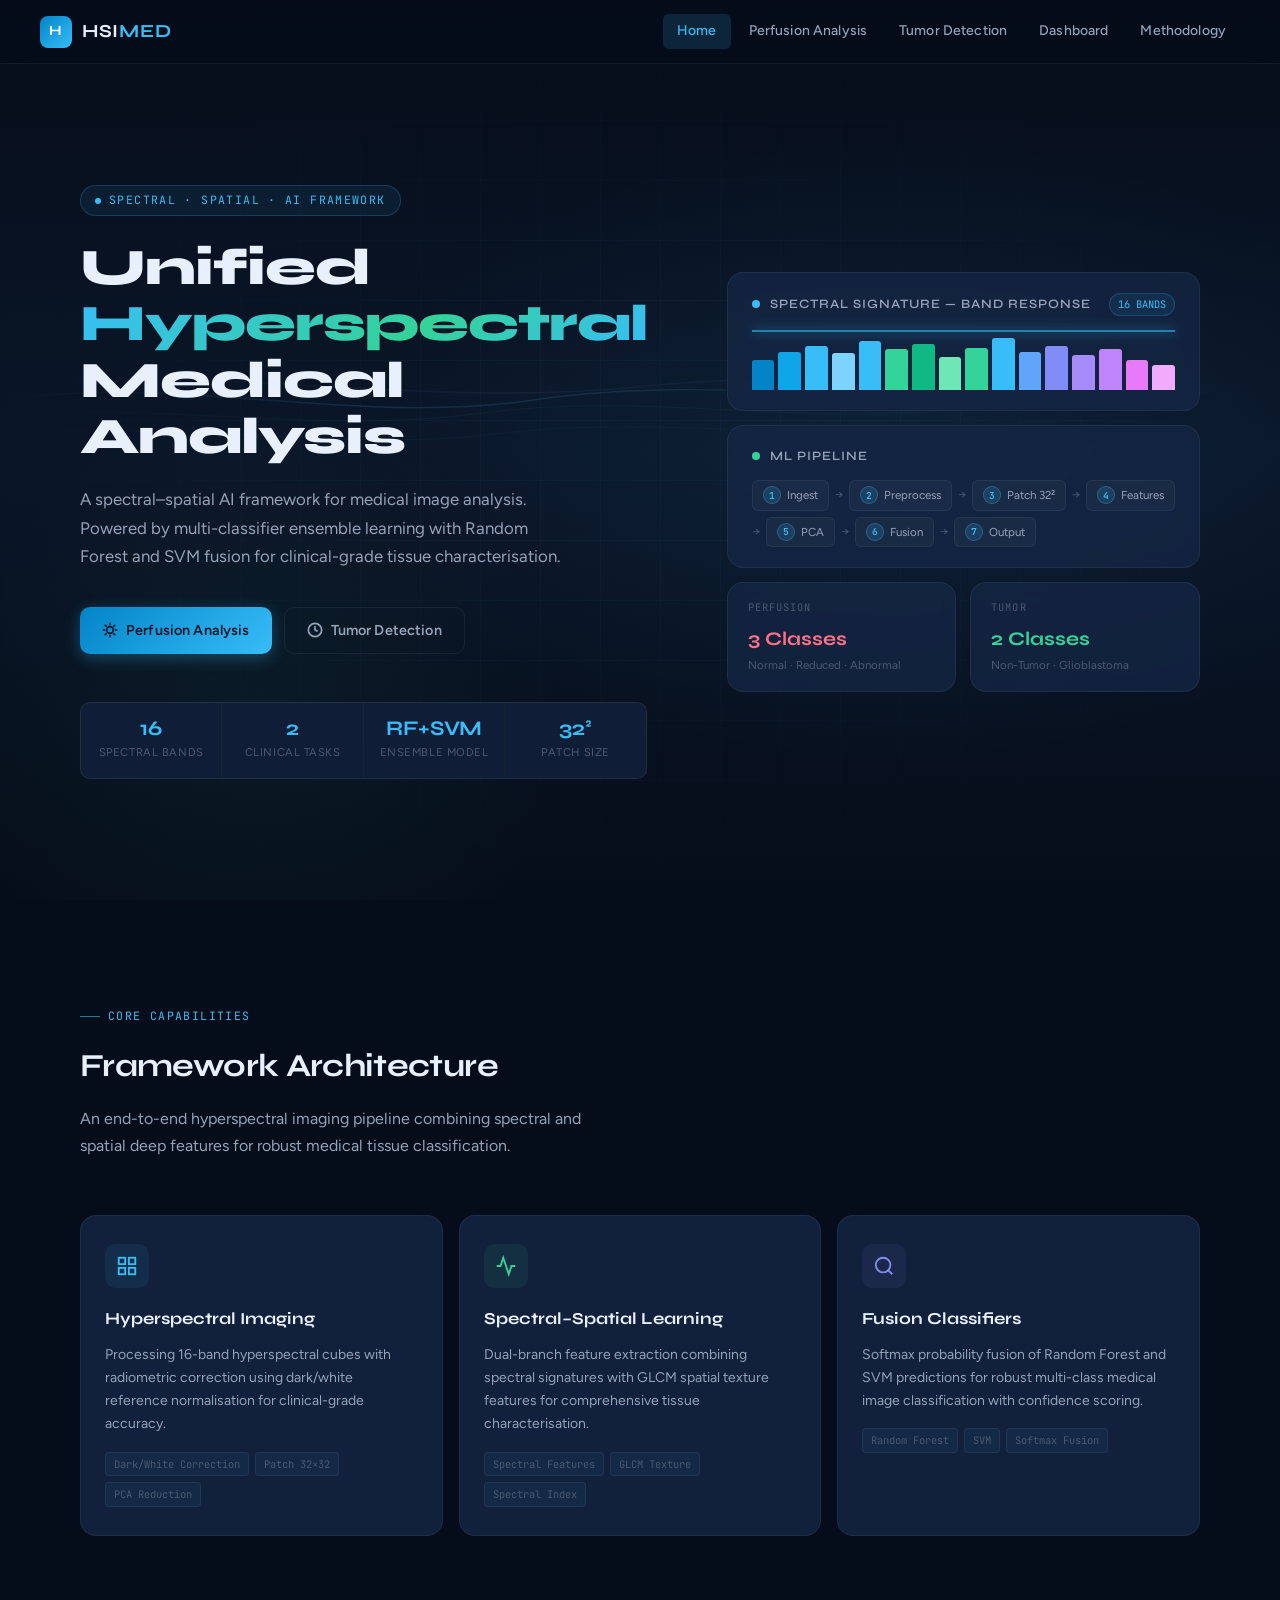
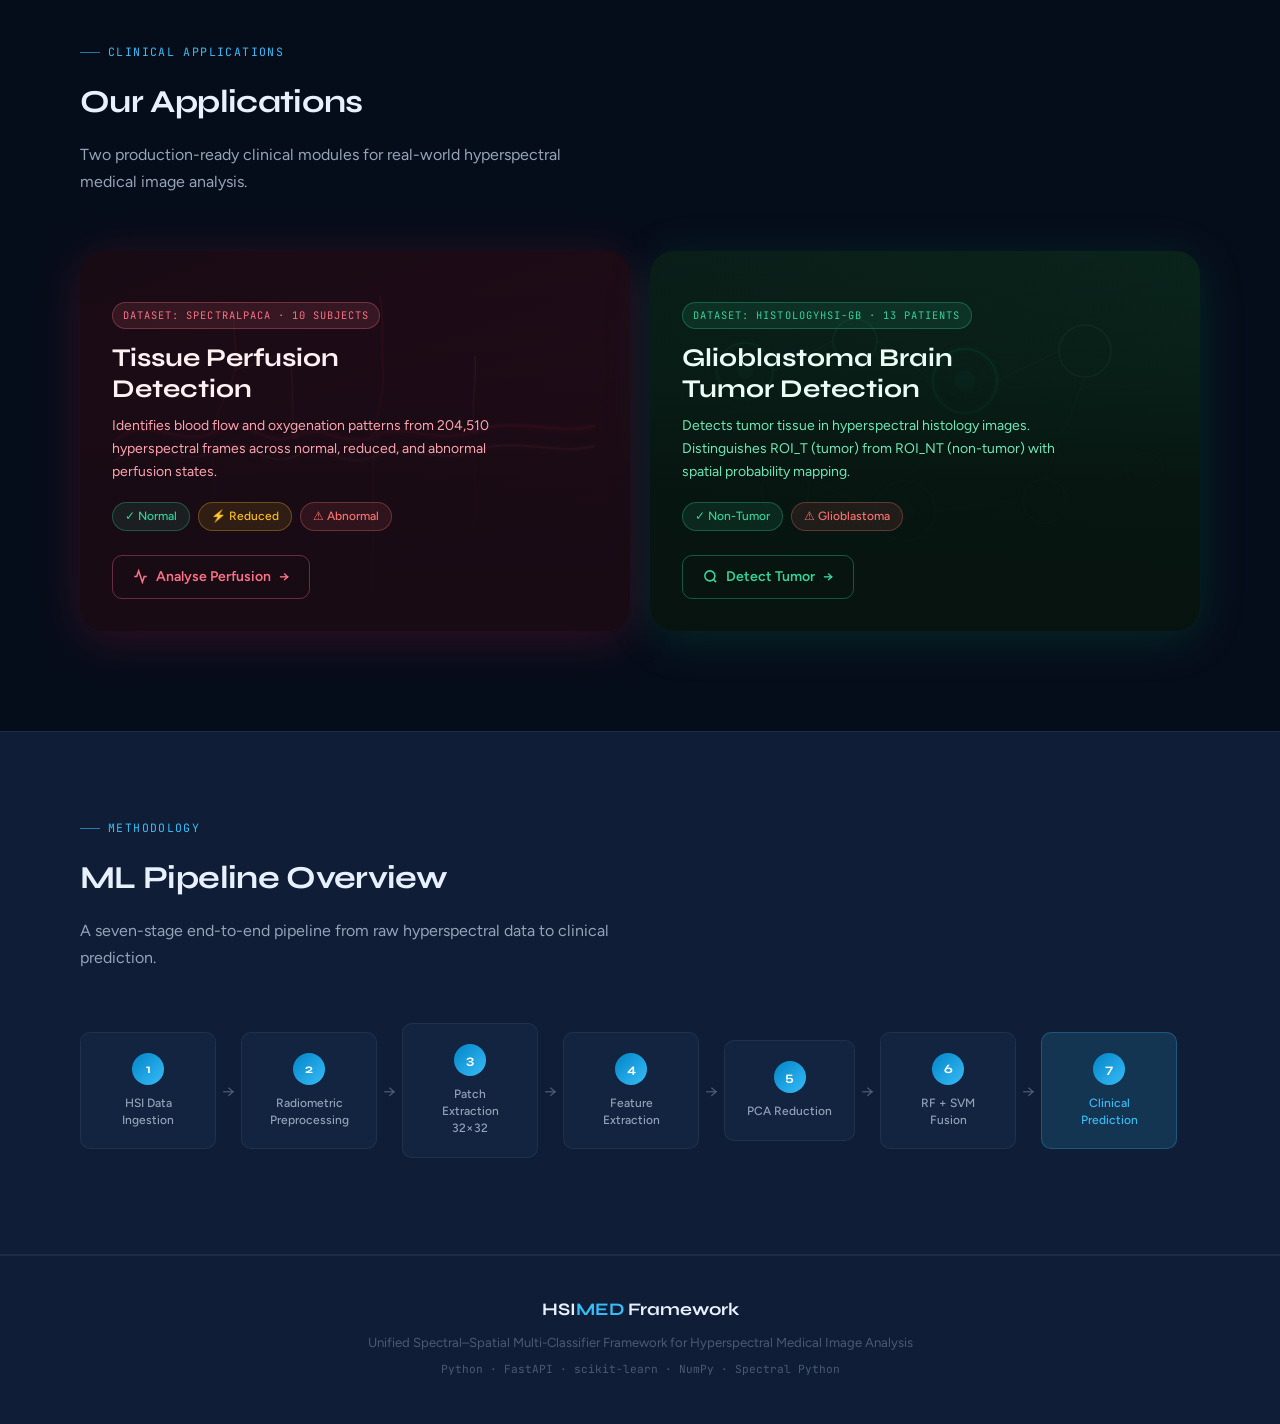
<file: frontend/index.html>
<!DOCTYPE html>
<html lang="en">
<head>
<meta charset="UTF-8">
<meta name="viewport" content="width=device-width, initial-scale=1.0">
<title>Unified HSI Medical Analysis Platform</title>
<link rel="preconnect" href="https://fonts.googleapis.com">
<link href="https://fonts.googleapis.com/css2?family=Syne:wght@400;500;600;700;800&family=Figtree:ital,wght@0,300;0,400;0,500;0,600;0,700;1,400&family=JetBrains+Mono:wght@400;500&display=swap" rel="stylesheet">
<link rel="stylesheet" href="css/styles.css">
<style>
  /* Page-specific hero spectral vis */
  .spectral-bar { background: var(--grad-color); }

  .vis-pipeline-card { animation: fade-in-up 0.6s ease 0.3s backwards; }
  .vis-spectral-card { animation: fade-in-up 0.6s ease 0.1s backwards; }
  .vis-stat-card    { animation: fade-in-up 0.6s ease 0.5s backwards; }

  .hero-title { animation: fade-in-up 0.7s ease 0s backwards; }
  .hero-eyebrow { animation: fade-in-up 0.5s ease 0s backwards; }
  .hero-subtitle { animation: fade-in-up 0.6s ease 0.15s backwards; }
  .hero-cta-row { animation: fade-in-up 0.6s ease 0.25s backwards; }
  .hero-stats { animation: fade-in-up 0.6s ease 0.35s backwards; }

  /* Spectral gradient bars */
  .sb-1  { height:55%; background: #0284C7; }
  .sb-2  { height:70%; background: #0EA5E9; }
  .sb-3  { height:82%; background: #38BDF8; }
  .sb-4  { height:68%; background: #7DD3FC; }
  .sb-5  { height:90%; background: #38BDF8; }
  .sb-6  { height:75%; background: #34D399; }
  .sb-7  { height:85%; background: #10B981; }
  .sb-8  { height:60%; background: #6EE7B7; }
  .sb-9  { height:78%; background: #34D399; }
  .sb-10 { height:95%; background: #38BDF8; }
  .sb-11 { height:70%; background: #60A5FA; }
  .sb-12 { height:82%; background: #818CF8; }
  .sb-13 { height:64%; background: #A78BFA; }
  .sb-14 { height:75%; background: #C084FC; }
  .sb-15 { height:55%; background: #E879F9; }
  .sb-16 { height:45%; background: #F0ABFC; }

  /* Animated spectral scan line */
  .spectral-scan {
    position: absolute;
    left: 0; right: 0;
    height: 2px;
    background: rgba(56,189,248,0.6);
    box-shadow: 0 0 12px rgba(56,189,248,0.8);
    animation: scan-move 3s ease-in-out infinite;
    pointer-events: none;
  }

  @keyframes scan-move {
    0% { top: 0; opacity: 1; }
    45% { top: calc(100% - 2px); opacity: 1; }
    50% { top: calc(100% - 2px); opacity: 0; }
    51% { top: 0; opacity: 0; }
    55% { opacity: 1; }
    100% { top: calc(100% - 2px); opacity: 1; }
  }

  .hero-vis-wrap {
    position: relative;
  }
</style>
</head>
<body class="home-page">

<!-- NAVBAR -->
<nav class="navbar">
  <a href="index.html" class="nav-brand">
    <div class="nav-logo-icon">H</div>
    <span>HSI<span class="accent">MED</span></span>
  </a>
  <ul class="nav-links">
    <li><a href="index.html" class="active">Home</a></li>
    <li><a href="perfusion.html">Perfusion Analysis</a></li>
    <li><a href="tumor.html">Tumor Detection</a></li>
    <li><a href="dashboard.html">Dashboard</a></li>
    <li><a href="#pipeline">Methodology</a></li>
  </ul>
</nav>

<!-- HERO -->
<section class="hero">
  <div class="hero-bg">
    <div class="hero-bg-gradient"></div>
    <div class="hero-grid"></div>
    <!-- Spectral lines background -->
    <svg class="hero-spectral-lines" viewBox="0 0 1440 900" preserveAspectRatio="xMidYMid slice" aria-hidden="true">
      <defs>
        <linearGradient id="waveGrad1" x1="0" y1="0" x2="1" y2="0">
          <stop offset="0%" stop-color="#38BDF8" stop-opacity="0"/>
          <stop offset="30%" stop-color="#38BDF8" stop-opacity="0.15"/>
          <stop offset="70%" stop-color="#34D399" stop-opacity="0.1"/>
          <stop offset="100%" stop-color="#34D399" stop-opacity="0"/>
        </linearGradient>
        <linearGradient id="waveGrad2" x1="0" y1="0" x2="1" y2="0">
          <stop offset="0%" stop-color="#818CF8" stop-opacity="0"/>
          <stop offset="40%" stop-color="#818CF8" stop-opacity="0.08"/>
          <stop offset="100%" stop-color="#818CF8" stop-opacity="0"/>
        </linearGradient>
      </defs>
      <path d="M0,450 C200,420 400,480 600,450 C800,420 1000,460 1200,440 C1300,430 1380,450 1440,445" stroke="url(#waveGrad1)" stroke-width="1.5" fill="none"/>
      <path d="M0,470 C180,450 360,490 540,465 C720,440 900,480 1080,460 C1260,440 1380,465 1440,460" stroke="url(#waveGrad1)" stroke-width="1" fill="none" opacity="0.5"/>
      <path d="M0,430 C240,410 480,460 720,435 C960,410 1200,445 1440,430" stroke="url(#waveGrad2)" stroke-width="1.5" fill="none"/>
      <path d="M0,490 C200,470 380,510 560,488 C740,466 920,500 1100,480 C1280,460 1380,490 1440,485" stroke="url(#waveGrad1)" stroke-width="0.8" fill="none" opacity="0.4"/>
    </svg>
  </div>

  <div class="hero-content">
    <!-- Left -->
    <div class="hero-left">
      <div class="hero-eyebrow">
        <span class="hero-eyebrow-dot"></span>
        Spectral · Spatial · AI Framework
      </div>
      <h1 class="hero-title">
        Unified<br>
        <span class="gradient-text">Hyperspectral</span><br>
        Medical Analysis
      </h1>
      <p class="hero-subtitle">
        A spectral–spatial AI framework for medical image analysis. 
        Powered by multi-classifier ensemble learning with Random Forest 
        and SVM fusion for clinical-grade tissue characterisation.
      </p>
      <div class="hero-cta-row">
        <a href="perfusion.html" class="btn btn-primary">
          <svg width="16" height="16" viewBox="0 0 24 24" fill="none" stroke="currentColor" stroke-width="2.5"><circle cx="12" cy="12" r="5"/><path d="M12 1v4M12 19v4M4.22 4.22l2.83 2.83M16.95 16.95l2.83 2.83M1 12h4M19 12h4M4.22 19.78l2.83-2.83M16.95 7.05l2.83-2.83"/></svg>
          Perfusion Analysis
        </a>
        <a href="tumor.html" class="btn btn-outline">
          <svg width="16" height="16" viewBox="0 0 24 24" fill="none" stroke="currentColor" stroke-width="2.5"><path d="M12 2C6.48 2 2 6.48 2 12s4.48 10 10 10 10-4.48 10-10S17.52 2 12 2z"/><path d="M12 6v6l4 2"/></svg>
          Tumor Detection
        </a>
      </div>
      <div class="hero-stats">
        <div class="hero-stat">
          <span class="hero-stat-val">16</span>
          <span class="hero-stat-lbl">Spectral Bands</span>
        </div>
        <div class="hero-stat">
          <span class="hero-stat-val">2</span>
          <span class="hero-stat-lbl">Clinical Tasks</span>
        </div>
        <div class="hero-stat">
          <span class="hero-stat-val">RF+SVM</span>
          <span class="hero-stat-lbl">Ensemble Model</span>
        </div>
        <div class="hero-stat">
          <span class="hero-stat-val">32²</span>
          <span class="hero-stat-lbl">Patch Size</span>
        </div>
      </div>
    </div>

    <!-- Right — Visual cards -->
    <div class="hero-right">
      <div class="hero-vis-card vis-spectral-card">
        <div class="vis-card-header">
          <div class="vis-card-dot" style="background:var(--cyan)"></div>
          <span class="vis-card-title">Spectral Signature — Band Response</span>
          <span class="vis-card-badge">16 BANDS</span>
        </div>
        <div class="hero-vis-wrap">
          <div class="spectral-scan"></div>
          <div class="spectral-bars" style="padding-top:6px">
            <div class="spectral-bar sb-1"></div>
            <div class="spectral-bar sb-2"></div>
            <div class="spectral-bar sb-3"></div>
            <div class="spectral-bar sb-4"></div>
            <div class="spectral-bar sb-5"></div>
            <div class="spectral-bar sb-6"></div>
            <div class="spectral-bar sb-7"></div>
            <div class="spectral-bar sb-8"></div>
            <div class="spectral-bar sb-9"></div>
            <div class="spectral-bar sb-10"></div>
            <div class="spectral-bar sb-11"></div>
            <div class="spectral-bar sb-12"></div>
            <div class="spectral-bar sb-13"></div>
            <div class="spectral-bar sb-14"></div>
            <div class="spectral-bar sb-15"></div>
            <div class="spectral-bar sb-16"></div>
          </div>
        </div>
      </div>

      <div class="hero-vis-card vis-pipeline-card">
        <div class="vis-card-header">
          <div class="vis-card-dot" style="background:var(--green)"></div>
          <span class="vis-card-title">ML Pipeline</span>
        </div>
        <div class="pipeline-steps">
          <div class="p-step"><div class="p-step-num">1</div> Ingest</div>
          <div class="p-arrow">→</div>
          <div class="p-step"><div class="p-step-num">2</div> Preprocess</div>
          <div class="p-arrow">→</div>
          <div class="p-step"><div class="p-step-num">3</div> Patch 32²</div>
          <div class="p-arrow">→</div>
          <div class="p-step"><div class="p-step-num">4</div> Features</div>
          <div class="p-arrow">→</div>
          <div class="p-step"><div class="p-step-num">5</div> PCA</div>
          <div class="p-arrow">→</div>
          <div class="p-step"><div class="p-step-num">6</div> Fusion</div>
          <div class="p-arrow">→</div>
          <div class="p-step"><div class="p-step-num">7</div> Output</div>
        </div>
      </div>

      <div style="display:grid; grid-template-columns:1fr 1fr; gap:14px">
        <div class="hero-vis-card" style="padding:16px 20px">
          <div style="font-family:var(--font-mono);font-size:0.65rem;color:var(--text-muted);text-transform:uppercase;letter-spacing:0.1em;margin-bottom:8px">Perfusion</div>
          <div style="font-family:var(--font-head);font-size:1.2rem;font-weight:700;color:#FB7185;margin-bottom:2px">3 Classes</div>
          <div style="font-size:0.72rem;color:var(--text-muted)">Normal · Reduced · Abnormal</div>
        </div>
        <div class="hero-vis-card" style="padding:16px 20px">
          <div style="font-family:var(--font-mono);font-size:0.65rem;color:var(--text-muted);text-transform:uppercase;letter-spacing:0.1em;margin-bottom:8px">Tumor</div>
          <div style="font-family:var(--font-head);font-size:1.2rem;font-weight:700;color:#34D399;margin-bottom:2px">2 Classes</div>
          <div style="font-size:0.72rem;color:var(--text-muted)">Non-Tumor · Glioblastoma</div>
        </div>
      </div>
    </div>
  </div>
</section>

<!-- FEATURES -->
<section class="section" id="features">
  <div class="section-eyebrow">Core Capabilities</div>
  <h2 class="section-title">Framework Architecture</h2>
  <p class="section-subtitle">
    An end-to-end hyperspectral imaging pipeline combining spectral and spatial deep features 
    for robust medical tissue classification.
  </p>

  <div class="features-grid">
    <div class="feature-card">
      <div class="feature-icon-box" style="background:rgba(56,189,248,0.08)">
        <svg width="22" height="22" viewBox="0 0 24 24" fill="none" stroke="#38BDF8" stroke-width="2"><rect x="3" y="3" width="7" height="7"/><rect x="14" y="3" width="7" height="7"/><rect x="3" y="14" width="7" height="7"/><rect x="14" y="14" width="7" height="7"/></svg>
      </div>
      <h3>Hyperspectral Imaging</h3>
      <p>Processing 16-band hyperspectral cubes with radiometric correction using dark/white reference normalisation for clinical-grade accuracy.</p>
      <div class="feature-tags">
        <span class="feature-tag">Dark/White Correction</span>
        <span class="feature-tag">Patch 32×32</span>
        <span class="feature-tag">PCA Reduction</span>
      </div>
    </div>

    <div class="feature-card">
      <div class="feature-icon-box" style="background:rgba(52,211,153,0.08)">
        <svg width="22" height="22" viewBox="0 0 24 24" fill="none" stroke="#34D399" stroke-width="2"><polyline points="22 12 18 12 15 21 9 3 6 12 2 12"/></svg>
      </div>
      <h3>Spectral–Spatial Learning</h3>
      <p>Dual-branch feature extraction combining spectral signatures with GLCM spatial texture features for comprehensive tissue characterisation.</p>
      <div class="feature-tags">
        <span class="feature-tag">Spectral Features</span>
        <span class="feature-tag">GLCM Texture</span>
        <span class="feature-tag">Spectral Index</span>
      </div>
    </div>

    <div class="feature-card">
      <div class="feature-icon-box" style="background:rgba(129,140,248,0.08)">
        <svg width="22" height="22" viewBox="0 0 24 24" fill="none" stroke="#818CF8" stroke-width="2"><circle cx="11" cy="11" r="8"/><path d="m21 21-4.35-4.35"/></svg>
      </div>
      <h3>Fusion Classifiers</h3>
      <p>Softmax probability fusion of Random Forest and SVM predictions for robust multi-class medical image classification with confidence scoring.</p>
      <div class="feature-tags">
        <span class="feature-tag">Random Forest</span>
        <span class="feature-tag">SVM</span>
        <span class="feature-tag">Softmax Fusion</span>
      </div>
    </div>
  </div>
</section>

<!-- APPLICATIONS -->
<section class="section" id="applications" style="padding-top:0">
  <div class="section-eyebrow">Clinical Applications</div>
  <h2 class="section-title">Our Applications</h2>
  <p class="section-subtitle">
    Two production-ready clinical modules for real-world hyperspectral medical image analysis.
  </p>

  <div class="apps-grid">
    <!-- Perfusion Card -->
    <div class="app-card perfusion-app-card">
      <div class="app-card-bg">
        <!-- Blood vessel / circulation SVG background -->
        <svg width="100%" height="100%" viewBox="0 0 600 380" preserveAspectRatio="xMidYMid slice" aria-hidden="true" style="opacity:0.18">
          <defs>
            <filter id="glow-perf">
              <feGaussianBlur stdDeviation="3" result="coloredBlur"/>
              <feMerge><feMergeNode in="coloredBlur"/><feMergeNode in="SourceGraphic"/></feMerge>
            </filter>
          </defs>
          <!-- Main vessels -->
          <path d="M60,190 C90,160 130,200 160,180 C190,160 210,200 240,185 C270,170 290,200 320,185 C350,170 380,195 420,180 C460,165 500,185 540,175" stroke="#E11D48" stroke-width="3" fill="none" filter="url(#glow-perf)"/>
          <path d="M60,210 C90,180 130,220 160,200 C190,180 210,220 240,205 C270,190 290,220 320,205 C350,190 380,215 420,200 C460,185 500,205 540,195" stroke="#FB7185" stroke-width="2" fill="none" filter="url(#glow-perf)"/>
          <!-- Branch vessels -->
          <path d="M160,180 C160,160 175,140 180,120 C185,100 175,80 180,60" stroke="#E11D48" stroke-width="1.5" fill="none" opacity="0.7"/>
          <path d="M240,185 C235,160 240,135 235,110" stroke="#FB7185" stroke-width="1.5" fill="none" opacity="0.6"/>
          <path d="M320,185 C320,165 330,145 328,120 C326,95 330,70 325,45" stroke="#E11D48" stroke-width="1.5" fill="none" opacity="0.7"/>
          <path d="M420,180 C415,155 422,130 420,105" stroke="#FB7185" stroke-width="1.5" fill="none" opacity="0.6"/>
          <!-- Lower branches -->
          <path d="M160,200 C155,225 160,250 158,275" stroke="#E11D48" stroke-width="1.5" fill="none" opacity="0.6"/>
          <path d="M320,205 C315,230 320,255 318,280 C316,305 320,325 315,350" stroke="#FB7185" stroke-width="1.5" fill="none" opacity="0.7"/>
          <path d="M420,200 C418,225 422,250 420,275" stroke="#E11D48" stroke-width="1.5" fill="none" opacity="0.6"/>
          <!-- Small capillaries -->
          <path d="M180,120 C185,115 195,118 200,112 C205,106 215,110 220,104" stroke="#FDA4AF" stroke-width="1" fill="none" opacity="0.5"/>
          <path d="M235,110 C240,105 248,108 252,103" stroke="#FDA4AF" stroke-width="1" fill="none" opacity="0.4"/>
          <!-- Blood flow circles -->
          <circle cx="160" cy="180" r="4" fill="#E11D48" opacity="0.6"/>
          <circle cx="240" cy="185" r="3" fill="#FB7185" opacity="0.5"/>
          <circle cx="320" cy="185" r="5" fill="#E11D48" opacity="0.6"/>
          <circle cx="420" cy="180" r="3.5" fill="#FB7185" opacity="0.5"/>
        </svg>
      </div>
      <div class="app-card-overlay" style="background: linear-gradient(to top, rgba(24,11,20,0.98) 0%, rgba(24,11,20,0.85) 40%, rgba(24,11,20,0.3) 70%, transparent 100%)"></div>
      <div class="app-card-content">
        <div class="app-card-badge">Dataset: SpectralPACA · 10 Subjects</div>
        <h3>Tissue Perfusion<br>Detection</h3>
        <p>Identifies blood flow and oxygenation patterns from 204,510 hyperspectral frames across normal, reduced, and abnormal perfusion states.</p>
        <div class="app-card-classes">
          <span class="cls-chip" style="background:rgba(52,211,153,0.1);border-color:rgba(52,211,153,0.3);color:#34D399">✓ Normal</span>
          <span class="cls-chip" style="background:rgba(251,191,36,0.1);border-color:rgba(251,191,36,0.3);color:#FBBF24">⚡ Reduced</span>
          <span class="cls-chip" style="background:rgba(248,113,113,0.1);border-color:rgba(248,113,113,0.3);color:#F87171">⚠ Abnormal</span>
        </div>
        <a href="perfusion.html" class="btn-app" style="color:#FB7185;border-color:rgba(251,113,133,0.35);">
          <svg width="15" height="15" viewBox="0 0 24 24" fill="none" stroke="currentColor" stroke-width="2.5"><polyline points="22 12 18 12 15 21 9 3 6 12 2 12"/></svg>
          Analyse Perfusion <span class="btn-icon-arrow"></span>
        </a>
      </div>
    </div>

    <!-- Tumor Card -->
    <div class="app-card tumor-app-card">
      <div class="app-card-bg">
        <!-- Neural/cellular tissue SVG background -->
        <svg width="100%" height="100%" viewBox="0 0 600 380" preserveAspectRatio="xMidYMid slice" aria-hidden="true" style="opacity:0.18">
          <defs>
            <filter id="glow-tumor">
              <feGaussianBlur stdDeviation="3" result="coloredBlur"/>
              <feMerge><feMergeNode in="coloredBlur"/><feMergeNode in="SourceGraphic"/></feMerge>
            </filter>
          </defs>
          <!-- Cell network -->
          <circle cx="120" cy="120" r="28" stroke="#10B981" stroke-width="1.5" fill="none" opacity="0.6" filter="url(#glow-tumor)"/>
          <circle cx="230" cy="90" r="22" stroke="#34D399" stroke-width="1.5" fill="none" opacity="0.5"/>
          <circle cx="340" cy="130" r="32" stroke="#10B981" stroke-width="2" fill="none" opacity="0.7" filter="url(#glow-tumor)"/>
          <circle cx="460" cy="100" r="26" stroke="#34D399" stroke-width="1.5" fill="none" opacity="0.5"/>
          <circle cx="160" cy="240" r="24" stroke="#34D399" stroke-width="1.5" fill="none" opacity="0.5"/>
          <circle cx="280" cy="260" r="30" stroke="#10B981" stroke-width="2" fill="none" opacity="0.6"/>
          <circle cx="420" cy="250" r="22" stroke="#34D399" stroke-width="1.5" fill="none" opacity="0.5"/>
          <circle cx="520" cy="220" r="18" stroke="#059669" stroke-width="1.5" fill="none" opacity="0.4"/>
          <!-- Cell connections / axons -->
          <line x1="148" y1="120" x2="208" y2="90" stroke="#34D399" stroke-width="1" opacity="0.4"/>
          <line x1="252" y1="90" x2="308" y2="130" stroke="#10B981" stroke-width="1" opacity="0.4"/>
          <line x1="372" y1="130" x2="434" y2="100" stroke="#34D399" stroke-width="1" opacity="0.4"/>
          <line x1="340" y1="162" x2="280" y2="230" stroke="#10B981" stroke-width="1" opacity="0.4"/>
          <line x1="160" y1="216" x2="252" y2="260" stroke="#34D399" stroke-width="1" opacity="0.4"/>
          <line x1="310" y1="260" x2="398" y2="250" stroke="#10B981" stroke-width="1" opacity="0.4"/>
          <line x1="460" y1="126" x2="420" y2="228" stroke="#34D399" stroke-width="1" opacity="0.4"/>
          <line x1="442" y1="250" x2="502" y2="220" stroke="#059669" stroke-width="1" opacity="0.4"/>
          <!-- Cell nuclei -->
          <circle cx="120" cy="120" r="8" fill="#10B981" opacity="0.3"/>
          <circle cx="340" cy="130" r="10" fill="#10B981" opacity="0.35" filter="url(#glow-tumor)"/>
          <circle cx="280" cy="260" r="9" fill="#10B981" opacity="0.3"/>
          <!-- Small lesion cluster -->
          <circle cx="340" cy="130" r="18" stroke="#06B6D4" stroke-width="1" fill="none" opacity="0.3" stroke-dasharray="4 4"/>
        </svg>
      </div>
      <div class="app-card-overlay" style="background: linear-gradient(to top, rgba(7,19,15,0.98) 0%, rgba(7,19,15,0.85) 40%, rgba(7,19,15,0.3) 70%, transparent 100%)"></div>
      <div class="app-card-content">
        <div class="app-card-badge">Dataset: HistologyHSI-GB · 13 Patients</div>
        <h3>Glioblastoma Brain<br>Tumor Detection</h3>
        <p>Detects tumor tissue in hyperspectral histology images. Distinguishes ROI_T (tumor) from ROI_NT (non-tumor) with spatial probability mapping.</p>
        <div class="app-card-classes">
          <span class="cls-chip" style="background:rgba(52,211,153,0.1);border-color:rgba(52,211,153,0.3);color:#34D399">✓ Non-Tumor</span>
          <span class="cls-chip" style="background:rgba(248,113,113,0.1);border-color:rgba(248,113,113,0.3);color:#F87171">⚠ Glioblastoma</span>
        </div>
        <a href="tumor.html" class="btn-app" style="color:#34D399;border-color:rgba(52,211,153,0.35);">
          <svg width="15" height="15" viewBox="0 0 24 24" fill="none" stroke="currentColor" stroke-width="2.5"><circle cx="11" cy="11" r="8"/><path d="m21 21-4.35-4.35"/></svg>
          Detect Tumor <span class="btn-icon-arrow"></span>
        </a>
      </div>
    </div>
  </div>
</section>

<!-- PIPELINE -->
<section style="padding: 80px 0; background: var(--bg-surface); border-top: 1px solid var(--border-subtle); border-bottom: 1px solid var(--border-subtle);" id="pipeline">
  <div style="max-width:1200px; margin:0 auto; padding:0 40px">
    <div class="section-eyebrow">Methodology</div>
    <h2 class="section-title">ML Pipeline Overview</h2>
    <p class="section-subtitle" style="margin-bottom:36px">
      A seven-stage end-to-end pipeline from raw hyperspectral data to clinical prediction.
    </p>
    <div class="pipeline-flow">
      <div class="pipe-step"><div class="pipe-step-num">1</div><div class="pipe-step-label">HSI Data Ingestion</div></div>
      <div class="pipe-arrow-icon">→</div>
      <div class="pipe-step"><div class="pipe-step-num">2</div><div class="pipe-step-label">Radiometric Preprocessing</div></div>
      <div class="pipe-arrow-icon">→</div>
      <div class="pipe-step"><div class="pipe-step-num">3</div><div class="pipe-step-label">Patch Extraction 32×32</div></div>
      <div class="pipe-arrow-icon">→</div>
      <div class="pipe-step"><div class="pipe-step-num">4</div><div class="pipe-step-label">Feature Extraction</div></div>
      <div class="pipe-arrow-icon">→</div>
      <div class="pipe-step"><div class="pipe-step-num">5</div><div class="pipe-step-label">PCA Reduction</div></div>
      <div class="pipe-arrow-icon">→</div>
      <div class="pipe-step"><div class="pipe-step-num">6</div><div class="pipe-step-label">RF + SVM Fusion</div></div>
      <div class="pipe-arrow-icon">→</div>
      <div class="pipe-step" style="background:var(--cyan-glow);border-color:var(--border-bright)">
        <div class="pipe-step-num">7</div>
        <div class="pipe-step-label" style="color:var(--cyan)">Clinical Prediction</div>
      </div>
    </div>
  </div>
</section>

<!-- FOOTER -->
<footer class="footer">
  <div class="footer-inner">
    <div class="footer-brand">HSI<span class="accent">MED</span> Framework</div>
    <p>Unified Spectral–Spatial Multi-Classifier Framework for Hyperspectral Medical Image Analysis</p>
    <p class="footer-tech">Python · FastAPI · scikit-learn · NumPy · Spectral Python</p>
  </div>
</footer>

<script src="js/main.js"></script>
</body>
</html>
</file>
<file: frontend/css/styles.css>
/* ═══════════════════════════════════════════════════════
   HSI MED FRAMEWORK — CLINICAL PRECISION UI
   Formal Medical Color Palette
   ═══════════════════════════════════════════════════════ */

@import url('https://fonts.googleapis.com/css2?family=Syne:wght@400;500;600;700;800&family=Figtree:ital,wght@0,300;0,400;0,500;0,600;0,700;1,400&family=JetBrains+Mono:wght@400;500&display=swap');

/* ── CSS VARIABLES ── */
:root {
  --bg-void:        #060D1A;
  --bg-deep:        #0A1628;
  --bg-surface:     #0F1E36;
  --bg-panel:       #132140;
  --bg-card:        rgba(20, 38, 68, 0.8);
  --bg-hover:       rgba(56, 189, 248, 0.06);

  --border-subtle:  rgba(148, 163, 184, 0.10);
  --border-bright:  rgba(56, 189, 248, 0.25);
  --border-glow:    rgba(56, 189, 248, 0.5);

  --text-primary:   #E8F0FE;
  --text-secondary: #94A3B8;
  --text-muted:     #4A5A72;
  --text-accent:    #38BDF8;

  --cyan:           #38BDF8;
  --cyan-dark:      #0284C7;
  --cyan-glow:      rgba(56, 189, 248, 0.15);
  --green:          #34D399;
  --green-dark:     #059669;
  --green-glow:     rgba(52, 211, 153, 0.12);
  --amber:          #FBBF24;
  --amber-glow:     rgba(251, 191, 36, 0.12);
  --red:            #F87171;
  --red-dark:       #DC2626;
  --red-glow:       rgba(248, 113, 113, 0.12);
  --crimson:        #E11D48;

  --perf-primary:   #FB7185;
  --perf-dark:      #BE123C;
  --perf-glow:      rgba(251, 113, 133, 0.15);

  --tumor-primary:  #34D399;
  --tumor-dark:     #065F46;
  --tumor-glow:     rgba(52, 211, 153, 0.12);

  --font-head:      'Syne', sans-serif;
  --font-body:      'Figtree', sans-serif;
  --font-mono:      'JetBrains Mono', monospace;

  --radius-sm:      6px;
  --radius-md:      10px;
  --radius-lg:      16px;
  --radius-xl:      24px;

  --shadow-sm:      0 2px 8px rgba(0,0,0,0.3);
  --shadow-md:      0 4px 24px rgba(0,0,0,0.4);
  --shadow-lg:      0 8px 48px rgba(0,0,0,0.5);
  --shadow-cyan:    0 0 32px rgba(56, 189, 248, 0.18);
}

/* ── RESET & BASE ── */
*, *::before, *::after { box-sizing: border-box; margin: 0; padding: 0; }

html { scroll-behavior: smooth; }

body {
  font-family: var(--font-body);
  background: var(--bg-void);
  color: var(--text-primary);
  line-height: 1.6;
  font-size: 15px;
  min-height: 100vh;
  -webkit-font-smoothing: antialiased;
}

/* ═══════════════════════════════════════════════════════
   NAVBAR
   ═══════════════════════════════════════════════════════ */
.navbar {
  position: fixed;
  top: 0;
  left: 0;
  right: 0;
  z-index: 100;
  display: flex;
  align-items: center;
  justify-content: space-between;
  padding: 0 40px;
  height: 64px;
  background: rgba(6, 13, 26, 0.92);
  border-bottom: 1px solid var(--border-subtle);
  backdrop-filter: blur(16px);
  -webkit-backdrop-filter: blur(16px);
}

.nav-brand {
  display: flex;
  align-items: center;
  gap: 10px;
  font-family: var(--font-head);
  font-weight: 700;
  font-size: 1.15rem;
  letter-spacing: 0.04em;
  text-decoration: none;
  color: var(--text-primary);
}

.nav-logo-icon {
  width: 32px;
  height: 32px;
  border-radius: 8px;
  background: linear-gradient(135deg, var(--cyan-dark), var(--cyan));
  display: flex;
  align-items: center;
  justify-content: center;
  font-size: 14px;
  font-weight: 700;
  color: #fff;
  flex-shrink: 0;
}

.nav-brand .accent { color: var(--cyan); }

.nav-links {
  display: flex;
  list-style: none;
  gap: 4px;
  align-items: center;
}

.nav-links a {
  display: flex;
  align-items: center;
  gap: 6px;
  padding: 6px 14px;
  border-radius: var(--radius-sm);
  color: var(--text-secondary);
  text-decoration: none;
  font-size: 0.875rem;
  font-weight: 500;
  letter-spacing: 0.01em;
  transition: all 0.2s ease;
}

.nav-links a:hover {
  color: var(--text-primary);
  background: rgba(255,255,255,0.04);
}

.nav-links a.active {
  color: var(--cyan);
  background: var(--cyan-glow);
}

.nav-links .nav-dot {
  width: 5px;
  height: 5px;
  border-radius: 50%;
  background: currentColor;
  opacity: 0.5;
}

/* ═══════════════════════════════════════════════════════
   HOME PAGE — HERO
   ═══════════════════════════════════════════════════════ */
.home-page { overflow-x: hidden; }

.hero {
  position: relative;
  min-height: 100vh;
  display: flex;
  align-items: center;
  padding-top: 64px;
  overflow: hidden;
}

.hero-bg {
  position: absolute;
  inset: 0;
  z-index: 0;
  overflow: hidden;
}

.hero-bg-gradient {
  position: absolute;
  inset: 0;
  background:
    radial-gradient(ellipse 60% 50% at 70% 50%, rgba(56, 189, 248, 0.07) 0%, transparent 70%),
    radial-gradient(ellipse 40% 60% at 20% 80%, rgba(52, 211, 153, 0.05) 0%, transparent 60%),
    linear-gradient(180deg, var(--bg-void) 0%, var(--bg-deep) 50%, var(--bg-void) 100%);
}

.hero-grid {
  position: absolute;
  inset: 0;
  background-image:
    linear-gradient(rgba(56,189,248,0.04) 1px, transparent 1px),
    linear-gradient(90deg, rgba(56,189,248,0.04) 1px, transparent 1px);
  background-size: 60px 60px;
  mask-image: radial-gradient(ellipse at center, black 20%, transparent 80%);
}

.hero-spectral-lines {
  position: absolute;
  inset: 0;
  pointer-events: none;
}

.hero-content {
  position: relative;
  z-index: 1;
  max-width: 1200px;
  margin: 0 auto;
  padding: 80px 40px;
  display: grid;
  grid-template-columns: 1fr 1fr;
  gap: 80px;
  align-items: center;
}

.hero-left {}

.hero-eyebrow {
  display: inline-flex;
  align-items: center;
  gap: 8px;
  padding: 5px 14px;
  border-radius: 100px;
  background: rgba(56, 189, 248, 0.08);
  border: 1px solid rgba(56, 189, 248, 0.2);
  font-family: var(--font-mono);
  font-size: 0.72rem;
  color: var(--cyan);
  letter-spacing: 0.12em;
  text-transform: uppercase;
  margin-bottom: 24px;
}

.hero-eyebrow-dot {
  width: 6px;
  height: 6px;
  border-radius: 50%;
  background: var(--cyan);
  animation: pulse-glow 2s ease-in-out infinite;
}

.hero-title {
  font-family: var(--font-head);
  font-size: clamp(2.4rem, 4vw, 3.4rem);
  font-weight: 800;
  line-height: 1.1;
  letter-spacing: -0.02em;
  margin-bottom: 20px;
  color: var(--text-primary);
}

.hero-title .gradient-text {
  background: linear-gradient(135deg, var(--cyan), var(--green) 60%, var(--cyan));
  -webkit-background-clip: text;
  -webkit-text-fill-color: transparent;
  background-clip: text;
}

.hero-subtitle {
  font-size: 1.05rem;
  color: var(--text-secondary);
  line-height: 1.7;
  margin-bottom: 36px;
  max-width: 480px;
}

.hero-cta-row {
  display: flex;
  gap: 12px;
  flex-wrap: wrap;
  margin-bottom: 48px;
}

.hero-stats {
  display: grid;
  grid-template-columns: repeat(4, 1fr);
  gap: 1px;
  background: var(--border-subtle);
  border: 1px solid var(--border-subtle);
  border-radius: var(--radius-md);
  overflow: hidden;
}

.hero-stat {
  background: var(--bg-surface);
  padding: 16px 14px;
  text-align: center;
}

.hero-stat-val {
  display: block;
  font-family: var(--font-head);
  font-size: 1.3rem;
  font-weight: 700;
  color: var(--cyan);
  line-height: 1;
  margin-bottom: 4px;
}

.hero-stat-lbl {
  display: block;
  font-size: 0.7rem;
  color: var(--text-muted);
  letter-spacing: 0.05em;
  text-transform: uppercase;
}

/* Hero Right — Spectral Visualization Panel */
.hero-right {
  display: flex;
  flex-direction: column;
  gap: 14px;
}

.hero-vis-card {
  background: var(--bg-card);
  border: 1px solid var(--border-subtle);
  border-radius: var(--radius-lg);
  padding: 20px 24px;
  backdrop-filter: blur(8px);
  transition: border-color 0.3s ease;
}

.hero-vis-card:hover {
  border-color: var(--border-bright);
}

.vis-card-header {
  display: flex;
  align-items: center;
  gap: 10px;
  margin-bottom: 14px;
}

.vis-card-dot {
  width: 8px;
  height: 8px;
  border-radius: 50%;
  flex-shrink: 0;
}

.vis-card-title {
  font-family: var(--font-head);
  font-size: 0.8rem;
  font-weight: 600;
  color: var(--text-secondary);
  text-transform: uppercase;
  letter-spacing: 0.08em;
}

.vis-card-badge {
  margin-left: auto;
  padding: 2px 8px;
  border-radius: 100px;
  font-family: var(--font-mono);
  font-size: 0.65rem;
  background: rgba(56,189,248,0.08);
  color: var(--cyan);
  border: 1px solid rgba(56,189,248,0.2);
}

.spectral-bars {
  display: flex;
  gap: 4px;
  align-items: flex-end;
  height: 60px;
}

.spectral-bar {
  flex: 1;
  border-radius: 3px 3px 0 0;
  transition: height 0.3s ease;
}

.pipeline-steps {
  display: flex;
  align-items: center;
  gap: 6px;
  flex-wrap: wrap;
}

.p-step {
  display: flex;
  align-items: center;
  gap: 6px;
  padding: 5px 10px;
  background: rgba(255,255,255,0.03);
  border: 1px solid var(--border-subtle);
  border-radius: var(--radius-sm);
  font-size: 0.72rem;
  color: var(--text-secondary);
}

.p-step-num {
  width: 18px;
  height: 18px;
  border-radius: 50%;
  background: var(--cyan-glow);
  border: 1px solid rgba(56,189,248,0.3);
  display: flex;
  align-items: center;
  justify-content: center;
  font-family: var(--font-mono);
  font-size: 0.6rem;
  color: var(--cyan);
  font-weight: 600;
  flex-shrink: 0;
}

.p-arrow {
  color: var(--text-muted);
  font-size: 0.7rem;
}

/* ═══════════════════════════════════════════════════════
   SECTIONS — FEATURES, APPS
   ═══════════════════════════════════════════════════════ */
.section {
  padding: 100px 40px;
  max-width: 1200px;
  margin: 0 auto;
}

.section-eyebrow {
  display: inline-flex;
  align-items: center;
  gap: 8px;
  font-family: var(--font-mono);
  font-size: 0.72rem;
  color: var(--cyan);
  letter-spacing: 0.12em;
  text-transform: uppercase;
  margin-bottom: 14px;
}

.section-eyebrow::before {
  content: '';
  display: inline-block;
  width: 20px;
  height: 1px;
  background: var(--cyan);
  opacity: 0.6;
}

.section-title {
  font-family: var(--font-head);
  font-size: clamp(1.8rem, 2.5vw, 2.4rem);
  font-weight: 700;
  letter-spacing: -0.02em;
  margin-bottom: 14px;
}

.section-subtitle {
  font-size: 1rem;
  color: var(--text-secondary);
  max-width: 540px;
  line-height: 1.7;
  margin-bottom: 56px;
}

/* Features Grid */
.features-grid {
  display: grid;
  grid-template-columns: repeat(3, 1fr);
  gap: 16px;
}

.feature-card {
  background: var(--bg-card);
  border: 1px solid var(--border-subtle);
  border-radius: var(--radius-lg);
  padding: 28px 24px;
  position: relative;
  overflow: hidden;
  transition: all 0.3s ease;
  cursor: default;
}

.feature-card::before {
  content: '';
  position: absolute;
  top: 0;
  left: 0;
  right: 0;
  height: 2px;
  background: linear-gradient(90deg, var(--cyan), transparent);
  opacity: 0;
  transition: opacity 0.3s ease;
}

.feature-card:hover {
  border-color: var(--border-bright);
  transform: translateY(-3px);
  box-shadow: var(--shadow-cyan);
}

.feature-card:hover::before {
  opacity: 1;
}

.feature-icon-box {
  width: 44px;
  height: 44px;
  border-radius: var(--radius-md);
  display: flex;
  align-items: center;
  justify-content: center;
  margin-bottom: 18px;
  font-size: 1.2rem;
  flex-shrink: 0;
}

.feature-card h3 {
  font-family: var(--font-head);
  font-size: 1.05rem;
  font-weight: 700;
  margin-bottom: 10px;
  color: var(--text-primary);
}

.feature-card p {
  font-size: 0.875rem;
  color: var(--text-secondary);
  line-height: 1.65;
  margin-bottom: 16px;
}

.feature-tags {
  display: flex;
  flex-wrap: wrap;
  gap: 6px;
}

.feature-tag {
  padding: 3px 8px;
  border-radius: 4px;
  font-family: var(--font-mono);
  font-size: 0.65rem;
  background: rgba(56,189,248,0.06);
  color: var(--text-muted);
  border: 1px solid var(--border-subtle);
}

/* Applications Grid */
.apps-grid {
  display: grid;
  grid-template-columns: 1fr 1fr;
  gap: 20px;
}

.app-card {
  border-radius: var(--radius-xl);
  overflow: hidden;
  position: relative;
  min-height: 380px;
  display: flex;
  flex-direction: column;
  justify-content: flex-end;
  cursor: pointer;
  transition: transform 0.3s ease, box-shadow 0.3s ease;
}

.app-card:hover {
  transform: translateY(-5px);
}

.app-card-bg {
  position: absolute;
  inset: 0;
  z-index: 0;
}

.app-card-overlay {
  position: absolute;
  inset: 0;
  z-index: 1;
}

.app-card-content {
  position: relative;
  z-index: 2;
  padding: 32px;
}

.app-card-badge {
  display: inline-flex;
  padding: 4px 10px;
  border-radius: 100px;
  font-family: var(--font-mono);
  font-size: 0.65rem;
  letter-spacing: 0.1em;
  text-transform: uppercase;
  margin-bottom: 14px;
}

.app-card h3 {
  font-family: var(--font-head);
  font-size: 1.6rem;
  font-weight: 700;
  line-height: 1.2;
  margin-bottom: 10px;
}

.app-card p {
  font-size: 0.875rem;
  line-height: 1.65;
  margin-bottom: 18px;
  max-width: 380px;
}

.app-card-classes {
  display: flex;
  gap: 8px;
  flex-wrap: wrap;
  margin-bottom: 24px;
}

.cls-chip {
  padding: 4px 12px;
  border-radius: 100px;
  font-size: 0.75rem;
  font-weight: 500;
  border: 1px solid;
}

/* Perfusion Card */
.perfusion-app-card {
  background: linear-gradient(160deg, #180B14, #260B1A);
  box-shadow: 0 8px 48px rgba(225, 29, 72, 0.2);
}

.perfusion-app-card:hover {
  box-shadow: 0 16px 64px rgba(225, 29, 72, 0.3);
}

.perfusion-app-card .app-card-badge {
  background: rgba(251,113,133,0.12);
  border: 1px solid rgba(251,113,133,0.3);
  color: #FB7185;
}

.perfusion-app-card h3 { color: #FFF1F2; }
.perfusion-app-card p { color: #FDA4AF; }

/* Tumor Card */
.tumor-app-card {
  background: linear-gradient(160deg, #0A1E18, #082C20);
  box-shadow: 0 8px 48px rgba(16, 185, 129, 0.15);
}

.tumor-app-card:hover {
  box-shadow: 0 16px 64px rgba(16, 185, 129, 0.25);
}

.tumor-app-card .app-card-badge {
  background: rgba(52,211,153,0.1);
  border: 1px solid rgba(52,211,153,0.3);
  color: #34D399;
}

.tumor-app-card h3 { color: #ECFDF5; }
.tumor-app-card p { color: #6EE7B7; }

/* Pipeline Section */
.pipeline-section {
  padding: 80px 40px;
  background: var(--bg-surface);
  border-top: 1px solid var(--border-subtle);
  border-bottom: 1px solid var(--border-subtle);
}

.pipeline-section .section { padding: 0; }

.pipeline-flow {
  display: flex;
  align-items: center;
  gap: 0;
  overflow-x: auto;
  padding: 16px 0;
  scrollbar-width: thin;
  scrollbar-color: var(--border-subtle) transparent;
}

.pipe-step {
  flex-shrink: 0;
  display: flex;
  flex-direction: column;
  align-items: center;
  gap: 10px;
  padding: 20px 22px;
  background: var(--bg-card);
  border: 1px solid var(--border-subtle);
  border-radius: var(--radius-md);
  text-align: center;
  transition: all 0.2s ease;
  cursor: default;
}

.pipe-step:hover {
  border-color: var(--border-bright);
  background: var(--bg-hover);
}

.pipe-step-num {
  width: 32px;
  height: 32px;
  border-radius: 50%;
  background: linear-gradient(135deg, var(--cyan-dark), var(--cyan));
  display: flex;
  align-items: center;
  justify-content: center;
  font-family: var(--font-head);
  font-size: 0.8rem;
  font-weight: 700;
  color: white;
}

.pipe-step-label {
  font-size: 0.75rem;
  color: var(--text-secondary);
  font-weight: 500;
  max-width: 90px;
  line-height: 1.4;
}

.pipe-arrow-icon {
  flex-shrink: 0;
  color: var(--text-muted);
  font-size: 1.1rem;
  padding: 0 6px;
}

/* ═══════════════════════════════════════════════════════
   BUTTONS
   ═══════════════════════════════════════════════════════ */
.btn {
  display: inline-flex;
  align-items: center;
  gap: 8px;
  padding: 11px 22px;
  border-radius: var(--radius-md);
  font-family: var(--font-body);
  font-size: 0.9rem;
  font-weight: 600;
  text-decoration: none;
  border: none;
  cursor: pointer;
  transition: all 0.2s ease;
  letter-spacing: 0.01em;
}

.btn-primary {
  background: linear-gradient(135deg, var(--cyan-dark), var(--cyan));
  color: #0A1628;
  box-shadow: 0 4px 16px rgba(56, 189, 248, 0.3);
}

.btn-primary:hover {
  transform: translateY(-2px);
  box-shadow: 0 8px 24px rgba(56, 189, 248, 0.4);
}

.btn-outline {
  background: transparent;
  color: var(--text-secondary);
  border: 1px solid var(--border-subtle);
}

.btn-outline:hover {
  color: var(--text-primary);
  border-color: var(--border-bright);
  background: rgba(255,255,255,0.03);
}

.btn-perfusion {
  background: linear-gradient(135deg, #BE123C, #FB7185);
  color: white;
  box-shadow: 0 4px 16px rgba(251, 113, 133, 0.3);
}

.btn-perfusion:hover {
  transform: translateY(-2px);
  box-shadow: 0 8px 24px rgba(251, 113, 133, 0.4);
}

.btn-tumor {
  background: linear-gradient(135deg, #065F46, #34D399);
  color: white;
  box-shadow: 0 4px 16px rgba(52, 211, 153, 0.25);
}

.btn-tumor:hover {
  transform: translateY(-2px);
  box-shadow: 0 8px 24px rgba(52, 211, 153, 0.35);
}

.btn-sm {
  padding: 7px 14px;
  font-size: 0.8rem;
}

.btn-app {
  display: inline-flex;
  align-items: center;
  gap: 8px;
  padding: 10px 20px;
  border-radius: var(--radius-md);
  font-size: 0.875rem;
  font-weight: 600;
  text-decoration: none;
  border: 1px solid;
  transition: all 0.2s ease;
  cursor: pointer;
  background: transparent;
}

.btn-icon-arrow::after {
  content: '→';
  transition: transform 0.2s ease;
}

.btn:hover .btn-icon-arrow::after {
  transform: translateX(3px);
}

/* ═══════════════════════════════════════════════════════
   ANALYSIS PAGE — PERFUSION & TUMOR
   ═══════════════════════════════════════════════════════ */
.analysis-page {
  padding-top: 64px;
}

/* Page Hero Banner */
.page-hero {
  position: relative;
  padding: 60px 40px 56px;
  overflow: hidden;
  border-bottom: 1px solid var(--border-subtle);
}

.page-hero-bg {
  position: absolute;
  inset: 0;
  z-index: 0;
}

.page-hero-content {
  position: relative;
  z-index: 1;
  max-width: 1200px;
  margin: 0 auto;
}

.page-hero-eyebrow {
  display: inline-flex;
  align-items: center;
  gap: 8px;
  padding: 4px 12px;
  border-radius: 100px;
  font-family: var(--font-mono);
  font-size: 0.68rem;
  letter-spacing: 0.12em;
  text-transform: uppercase;
  margin-bottom: 16px;
}

.page-hero-title {
  font-family: var(--font-head);
  font-size: clamp(1.8rem, 2.5vw, 2.6rem);
  font-weight: 800;
  line-height: 1.15;
  letter-spacing: -0.02em;
  margin-bottom: 12px;
}

.page-hero-subtitle {
  font-size: 1rem;
  line-height: 1.65;
  max-width: 560px;
}

/* Perfusion Hero */
.perfusion-page .page-hero {
  background: linear-gradient(135deg, #0F0A0E 0%, #190B14 40%, #0F0A0E 100%);
}

.perfusion-page .page-hero-bg-svg {
  position: absolute;
  inset: 0;
  opacity: 0.12;
}

.perfusion-page .page-hero-eyebrow {
  background: rgba(251,113,133,0.1);
  border: 1px solid rgba(251,113,133,0.25);
  color: #FB7185;
}

.perfusion-page .page-hero-title { color: #FFF1F2; }
.perfusion-page .page-hero-subtitle { color: #FDA4AF; }

/* Tumor Hero */
.tumor-page .page-hero {
  background: linear-gradient(135deg, #07130F 0%, #091F17 40%, #07130F 100%);
}

.tumor-page .page-hero-bg-svg {
  position: absolute;
  inset: 0;
  opacity: 0.12;
}

.tumor-page .page-hero-eyebrow {
  background: rgba(52,211,153,0.08);
  border: 1px solid rgba(52,211,153,0.25);
  color: #34D399;
}

.tumor-page .page-hero-title { color: #ECFDF5; }
.tumor-page .page-hero-subtitle { color: #6EE7B7; }

/* ═══════════════════════════════════════════════════════
   DASHBOARD LAYOUT
   ═══════════════════════════════════════════════════════ */
.dashboard-layout {
  max-width: 1200px;
  margin: 0 auto;
  padding: 32px 40px 80px;
  display: flex;
  flex-direction: column;
  gap: 20px;
}

/* Panel */
.panel {
  background: var(--bg-card);
  border: 1px solid var(--border-subtle);
  border-radius: var(--radius-lg);
  padding: 28px;
  position: relative;
  overflow: hidden;
  backdrop-filter: blur(8px);
  transition: border-color 0.3s ease;
}

.panel:hover {
  border-color: rgba(148,163,184,0.15);
}

.panel-header {
  display: flex;
  align-items: center;
  gap: 12px;
  margin-bottom: 22px;
  padding-bottom: 18px;
  border-bottom: 1px solid var(--border-subtle);
}

.panel-icon {
  width: 38px;
  height: 38px;
  border-radius: var(--radius-sm);
  display: flex;
  align-items: center;
  justify-content: center;
  font-size: 1rem;
  flex-shrink: 0;
}

.perfusion-page .panel-icon { background: rgba(251,113,133,0.1); }
.tumor-page .panel-icon { background: rgba(52,211,153,0.1); }

.panel-header h2 {
  font-family: var(--font-head);
  font-size: 1.1rem;
  font-weight: 700;
  flex: 1;
}

.panel-badge {
  padding: 3px 10px;
  border-radius: 100px;
  font-family: var(--font-mono);
  font-size: 0.65rem;
  letter-spacing: 0.08em;
}

.perfusion-page .panel-badge {
  background: rgba(251,113,133,0.08);
  border: 1px solid rgba(251,113,133,0.2);
  color: #FB7185;
}

.tumor-page .panel-badge {
  background: rgba(52,211,153,0.08);
  border: 1px solid rgba(52,211,153,0.2);
  color: #34D399;
}

.panel-header-sm {
  font-family: var(--font-head);
  font-size: 0.8rem;
  font-weight: 600;
  color: var(--text-secondary);
  text-transform: uppercase;
  letter-spacing: 0.08em;
  margin-bottom: 14px;
  padding-bottom: 10px;
  border-bottom: 1px solid var(--border-subtle);
}

/* Upload Panel */
.upload-panel {}

.upload-zone {
  border: 2px dashed var(--border-subtle);
  border-radius: var(--radius-md);
  padding: 36px 24px;
  text-align: center;
  cursor: pointer;
  transition: all 0.3s ease;
  margin-bottom: 16px;
  background: rgba(255,255,255,0.01);
}

.upload-zone:hover,
.upload-zone.dragover {
  border-color: var(--border-glow);
  background: var(--cyan-glow);
}

.perfusion-page .upload-zone:hover,
.perfusion-page .upload-zone.dragover {
  border-color: rgba(251,113,133,0.5);
  background: rgba(251,113,133,0.04);
}

.tumor-page .upload-zone:hover,
.tumor-page .upload-zone.dragover {
  border-color: rgba(52,211,153,0.5);
  background: rgba(52,211,153,0.04);
}

.upload-icon {
  width: 52px;
  height: 52px;
  border-radius: 50%;
  display: flex;
  align-items: center;
  justify-content: center;
  margin: 0 auto 14px;
  font-size: 1.4rem;
}

.perfusion-page .upload-icon {
  background: rgba(251,113,133,0.1);
  color: #FB7185;
}

.tumor-page .upload-icon {
  background: rgba(52,211,153,0.1);
  color: #34D399;
}

.upload-zone > p {
  font-size: 0.875rem;
  color: var(--text-secondary);
  margin-bottom: 6px;
}

.upload-hint {
  font-family: var(--font-mono);
  font-size: 0.7rem !important;
  color: var(--text-muted) !important;
}

.upload-controls {
  display: flex;
  align-items: center;
  gap: 14px;
  margin-bottom: 12px;
}

.file-name-display {
  font-family: var(--font-mono);
  font-size: 0.78rem;
  color: var(--text-muted);
  flex: 1;
  overflow: hidden;
  text-overflow: ellipsis;
  white-space: nowrap;
}

/* Run Button */
.btn-run {
  width: 100%;
  justify-content: center;
  padding: 14px 22px;
  font-size: 0.95rem;
  border-radius: var(--radius-md);
  font-family: var(--font-head);
  font-weight: 700;
  letter-spacing: 0.02em;
  border: none;
  cursor: pointer;
  transition: all 0.3s ease;
  margin-top: 8px;
}

.perfusion-page .btn-run {
  background: linear-gradient(135deg, #BE123C, #FB7185);
  color: white;
  box-shadow: 0 4px 20px rgba(251, 113, 133, 0.3);
}

.perfusion-page .btn-run:hover:not(:disabled) {
  box-shadow: 0 8px 30px rgba(251, 113, 133, 0.45);
  transform: translateY(-2px);
}

.tumor-page .btn-run {
  background: linear-gradient(135deg, #065F46, #34D399);
  color: white;
  box-shadow: 0 4px 20px rgba(52, 211, 153, 0.25);
}

.tumor-page .btn-run:hover:not(:disabled) {
  box-shadow: 0 8px 30px rgba(52, 211, 153, 0.4);
  transform: translateY(-2px);
}

.btn-run:disabled {
  opacity: 0.4;
  cursor: not-allowed;
  transform: none !important;
  box-shadow: none !important;
}

.btn-upload {
  padding: 9px 16px;
  font-size: 0.82rem;
  border-radius: var(--radius-sm);
  font-weight: 600;
  border: 1px solid;
  background: transparent;
  cursor: pointer;
  transition: all 0.2s ease;
  font-family: var(--font-body);
}

.perfusion-page .btn-upload {
  color: #FB7185;
  border-color: rgba(251,113,133,0.3);
}

.perfusion-page .btn-upload:hover {
  background: rgba(251,113,133,0.08);
}

.tumor-page .btn-upload {
  color: #34D399;
  border-color: rgba(52,211,153,0.3);
}

.tumor-page .btn-upload:hover {
  background: rgba(52,211,153,0.08);
}

.btn-demo {
  width: 100%;
  justify-content: center;
  padding: 10px;
  font-size: 0.82rem;
  font-weight: 500;
  background: rgba(255,255,255,0.03);
  border: 1px solid var(--border-subtle);
  border-radius: var(--radius-sm);
  color: var(--text-muted);
  cursor: pointer;
  transition: all 0.2s ease;
  font-family: var(--font-body);
  margin-top: 10px;
}

.btn-demo:hover {
  color: var(--text-secondary);
  border-color: var(--border-bright);
  background: rgba(255,255,255,0.05);
}

.demo-link { margin-top: 6px; }

/* Local Path input */
.local-path-row {
  margin: 8px 0 12px;
}

.local-path-hint {
  font-family: var(--font-mono);
  font-size: 0.68rem;
  color: var(--text-muted);
  margin-bottom: 6px;
  display: flex;
  align-items: center;
  gap: 6px;
}

.local-path-input-row {
  display: flex;
  gap: 8px;
  align-items: center;
}

.local-path-input {
  flex: 1;
  background: rgba(255,255,255,0.03);
  border: 1px solid var(--border-subtle);
  border-radius: var(--radius-sm);
  padding: 8px 12px;
  font-family: var(--font-mono);
  font-size: 0.72rem;
  color: var(--text-primary);
  outline: none;
  transition: border-color 0.2s ease;
}

.local-path-input:focus {
  border-color: var(--border-bright);
}

.local-path-clear {
  padding: 7px 10px;
  font-size: 0.75rem;
  background: rgba(255,255,255,0.03);
  border: 1px solid var(--border-subtle);
  border-radius: var(--radius-sm);
  color: var(--text-muted);
  cursor: pointer;
  transition: all 0.2s ease;
}

/* Timer */
.analysis-timer {
  display: none;
  align-items: center;
  gap: 10px;
  margin-top: 12px;
  padding: 10px 14px;
  border-radius: var(--radius-sm);
  font-size: 0.8rem;
  color: var(--text-secondary);
}

.perfusion-page .analysis-timer {
  background: rgba(251,113,133,0.05);
  border: 1px solid rgba(251,113,133,0.15);
}

.tumor-page .analysis-timer {
  background: rgba(52,211,153,0.05);
  border: 1px solid rgba(52,211,153,0.15);
}

.timer-pulse {
  width: 8px;
  height: 8px;
  border-radius: 50%;
  flex-shrink: 0;
  animation: pulse-glow 1s ease-in-out infinite;
}

.perfusion-page .timer-pulse { background: #FB7185; }
.tumor-page .timer-pulse { background: #34D399; }

.timer-secs {
  font-family: var(--font-mono);
  margin-left: auto;
  min-width: 50px;
  text-align: right;
}

.perfusion-page .timer-secs { color: #FB7185; }
.tumor-page .timer-secs { color: #34D399; }

/* Spinner */
.btn-spinner {
  display: inline-block;
  animation: spin 1s linear infinite;
}

.btn-spinner.hidden { display: none; }

@keyframes spin { to { transform: rotate(360deg); } }

/* ═══════════════════════════════════════════════════════
   RESULT PANELS
   ═══════════════════════════════════════════════════════ */
.hidden { display: none !important; }

/* Summary Panel */
.summary-panel {}

.summary-result {
  font-weight: 700;
}

.perfusion-page .summary-result { color: #FB7185; }
.tumor-page .summary-result { color: #34D399; }

.summary-conf {
  font-size: 0.85rem;
  font-weight: 400;
  color: var(--text-muted);
  margin-left: 8px;
}

.summary-text {
  font-size: 0.95rem;
  color: var(--text-secondary);
  line-height: 1.7;
  margin-bottom: 20px;
}

.summary-meta {
  display: flex;
  gap: 24px;
  flex-wrap: wrap;
}

.meta-item {
  display: flex;
  flex-direction: column;
  gap: 3px;
}

.meta-key {
  font-family: var(--font-mono);
  font-size: 0.65rem;
  color: var(--text-muted);
  text-transform: uppercase;
  letter-spacing: 0.08em;
}

.meta-val {
  font-size: 0.82rem;
  font-weight: 500;
  color: var(--text-secondary);
}

/* Viz Row */
.viz-row {
  display: grid;
  grid-template-columns: 1fr 1fr 1fr;
  gap: 16px;
}

.viz-panel {}

.heatmap-container {
  width: 100%;
  min-height: 200px;
  border-radius: var(--radius-sm);
  overflow: hidden;
}

.colorbar-row {
  display: flex;
  align-items: center;
  gap: 10px;
  margin-top: 10px;
}

.colorbar {
  flex: 1;
  height: 8px;
  border-radius: 4px;
}

.perfusion-bar {
  background: linear-gradient(90deg, var(--green), var(--amber), var(--red));
}

.tumor-bar {
  background: linear-gradient(90deg, var(--green), var(--cyan), var(--red));
}

.cb-label {
  font-family: var(--font-mono);
  font-size: 0.65rem;
  font-weight: 600;
  text-transform: uppercase;
  letter-spacing: 0.06em;
}

.cb-label.green { color: var(--green); }
.cb-label.red { color: var(--red); }

/* Classifiers Row */
.classifiers-row {
  display: grid;
  grid-template-columns: 1fr 1fr 1fr;
  gap: 16px;
}

.clf-panel {}

.clf-entry {
  display: flex;
  align-items: center;
  gap: 8px;
  margin-bottom: 8px;
  font-size: 0.82rem;
}

.clf-dot {
  width: 8px;
  height: 8px;
  border-radius: 50%;
  flex-shrink: 0;
}

.dot-blue  { background: #60A5FA; }
.dot-cyan  { background: var(--cyan); }
.dot-orange{ background: var(--amber); }
.dot-red   { background: var(--red); }
.dot-green { background: var(--green); }

.clf-name { color: var(--text-muted); }
.clf-val  { font-weight: 600; color: var(--text-primary); }
.clf-conf { color: var(--text-muted); font-size: 0.75rem; margin-left: auto; }

/* Probability Bars */
.prob-row {
  display: flex;
  align-items: center;
  gap: 8px;
  margin-bottom: 10px;
}

.prob-dot { width: 8px; height: 8px; border-radius: 50%; flex-shrink: 0; }

.prob-label {
  font-size: 0.75rem;
  color: var(--text-secondary);
  min-width: 130px;
}

.prob-bar-wrap {
  flex: 1;
  height: 6px;
  background: rgba(255,255,255,0.05);
  border-radius: 3px;
  overflow: hidden;
}

.prob-bar {
  height: 100%;
  border-radius: 3px;
  transition: width 0.8s cubic-bezier(0.16, 1, 0.3, 1);
  width: 0%;
}

.prob-pct {
  font-family: var(--font-mono);
  font-size: 0.75rem;
  color: var(--text-secondary);
  min-width: 40px;
  text-align: right;
}

.final-label-row {
  margin-top: 14px;
  padding: 10px 14px;
  border-radius: var(--radius-sm);
  font-size: 0.82rem;
  font-weight: 600;
}

/* Fusion Summary */
.fusion-summary {
  font-size: 0.82rem;
  color: var(--text-secondary);
  line-height: 1.7;
  margin-bottom: 12px;
}

.final-result-badge {
  padding: 8px 14px;
  border-radius: var(--radius-sm);
  font-size: 0.85rem;
  font-weight: 600;
  display: inline-block;
}

/* Evaluation Panel */
.evaluation-panel {}

.eval-loading {
  color: var(--text-muted);
  font-size: 0.875rem;
  font-style: italic;
}

.eval-stats {
  display: flex;
  gap: 24px;
  flex-wrap: wrap;
  margin-bottom: 18px;
}

.eval-stat {
  font-size: 0.875rem;
  color: var(--text-secondary);
}

.eval-stat strong { color: var(--text-primary); }

.eval-none {
  font-size: 0.875rem;
  color: var(--text-muted);
  font-style: italic;
}

.eval-none code {
  font-family: var(--font-mono);
  font-size: 0.75rem;
  background: rgba(255,255,255,0.05);
  padding: 2px 6px;
  border-radius: 4px;
}

.confusion-matrix-container {
  width: 100%;
  min-height: 300px;
}

/* Error Panel */
.error-panel {
  display: flex;
  flex-direction: column;
  align-items: center;
  gap: 12px;
  text-align: center;
  padding: 40px;
}

.error-icon {
  font-size: 2rem;
  color: var(--red);
}

/* ═══════════════════════════════════════════════════════
   EVAL METRICS hidden/visible
   ═══════════════════════════════════════════════════════ */
.eval-metrics.hidden { display: none; }
.eval-metrics { display: block; }

/* ═══════════════════════════════════════════════════════
   FOOTER
   ═══════════════════════════════════════════════════════ */
.footer {
  border-top: 1px solid var(--border-subtle);
  padding: 40px;
  text-align: center;
  background: var(--bg-surface);
}

.footer-inner {
  max-width: 600px;
  margin: 0 auto;
}

.footer-brand {
  font-family: var(--font-head);
  font-size: 1.1rem;
  font-weight: 700;
  margin-bottom: 8px;
}

.footer-brand .accent { color: var(--cyan); }

.footer p {
  font-size: 0.82rem;
  color: var(--text-muted);
  line-height: 1.65;
  margin-bottom: 6px;
}

.footer-tech {
  font-family: var(--font-mono);
  font-size: 0.7rem !important;
  color: var(--text-muted) !important;
}

/* ═══════════════════════════════════════════════════════
   ANIMATIONS
   ═══════════════════════════════════════════════════════ */
@keyframes pulse-glow {
  0%, 100% { opacity: 1; transform: scale(1); }
  50% { opacity: 0.5; transform: scale(0.85); }
}

@keyframes fade-in-up {
  from { opacity: 0; transform: translateY(20px); }
  to { opacity: 1; transform: translateY(0); }
}

@keyframes fade-in {
  from { opacity: 0; }
  to { opacity: 1; }
}

.animate-in {
  animation: fade-in-up 0.6s ease forwards;
}

/* ═══════════════════════════════════════════════════════
   RESPONSIVE
   ═══════════════════════════════════════════════════════ */
@media (max-width: 900px) {
  .hero-content { grid-template-columns: 1fr; gap: 40px; }
  .hero-right { display: none; }
  .features-grid { grid-template-columns: 1fr; }
  .apps-grid { grid-template-columns: 1fr; }
  .viz-row { grid-template-columns: 1fr; }
  .classifiers-row { grid-template-columns: 1fr; }
  .navbar { padding: 0 20px; }
  .section, .dashboard-layout { padding-left: 20px; padding-right: 20px; }
  .page-hero { padding: 48px 20px; }
  .hero-stats { grid-template-columns: repeat(2, 1fr); }
  .pipeline-flow { gap: 8px; }
}

/* ═══════════════════════════════════════════════════════
   PROGRESS PANEL — step indicators
   ═══════════════════════════════════════════════════════ */

.prog-step {
  display: flex;
  align-items: center;
  gap: 10px;
  padding: 7px 10px;
  border-radius: 8px;
  transition: background 0.2s;
}
.prog-step[data-state="active"] {
  background: rgba(255, 255, 255, 0.04);
}

/* Step icon circle */
.step-icon {
  width: 20px;
  height: 20px;
  border-radius: 50%;
  flex-shrink: 0;
  border: 2px solid var(--border-subtle);
  background: transparent;
  position: relative;
  transition: border-color 0.3s, background 0.3s;
  display: flex; align-items: center; justify-content: center;
}

/* idle — grey ring */
.prog-step[data-state="idle"] .step-icon {
  border-color: var(--border-subtle);
}

/* active — spinning ring */
.prog-step[data-state="active"] .step-icon {
  border-color: transparent;
  border-top-color: var(--page-accent, #38BDF8);
  animation: spin 0.8s linear infinite;
  background: transparent;
}

/* done — filled check */
.prog-step[data-state="done"] .step-icon {
  border-color: #34D399;
  background: rgba(52, 211, 153, 0.15);
}
.prog-step[data-state="done"] .step-icon::after {
  content: '';
  width: 6px; height: 4px;
  border-left: 2px solid #34D399;
  border-bottom: 2px solid #34D399;
  transform: rotate(-45deg) translate(1px, -1px);
}

/* error */
.prog-step[data-state="error"] .step-icon {
  border-color: #F87171;
  background: rgba(248, 113, 113, 0.15);
}
.prog-step[data-state="error"] .step-icon::after {
  content: '!';
  font-size: 11px;
  font-weight: 800;
  color: #F87171;
  line-height: 1;
}

/* Step labels */
.step-label {
  font-family: var(--font-body);
  font-size: 13px;
  color: var(--text-muted);
  transition: color 0.3s;
}
.prog-step[data-state="active"] .step-label {
  color: var(--text-primary);
  font-weight: 500;
}
.prog-step[data-state="done"] .step-label {
  color: var(--text-secondary);
}
.prog-step[data-state="error"] .step-label {
  color: #F87171;
}

@keyframes spin {
  to { transform: rotate(360deg); }
}
</file>
